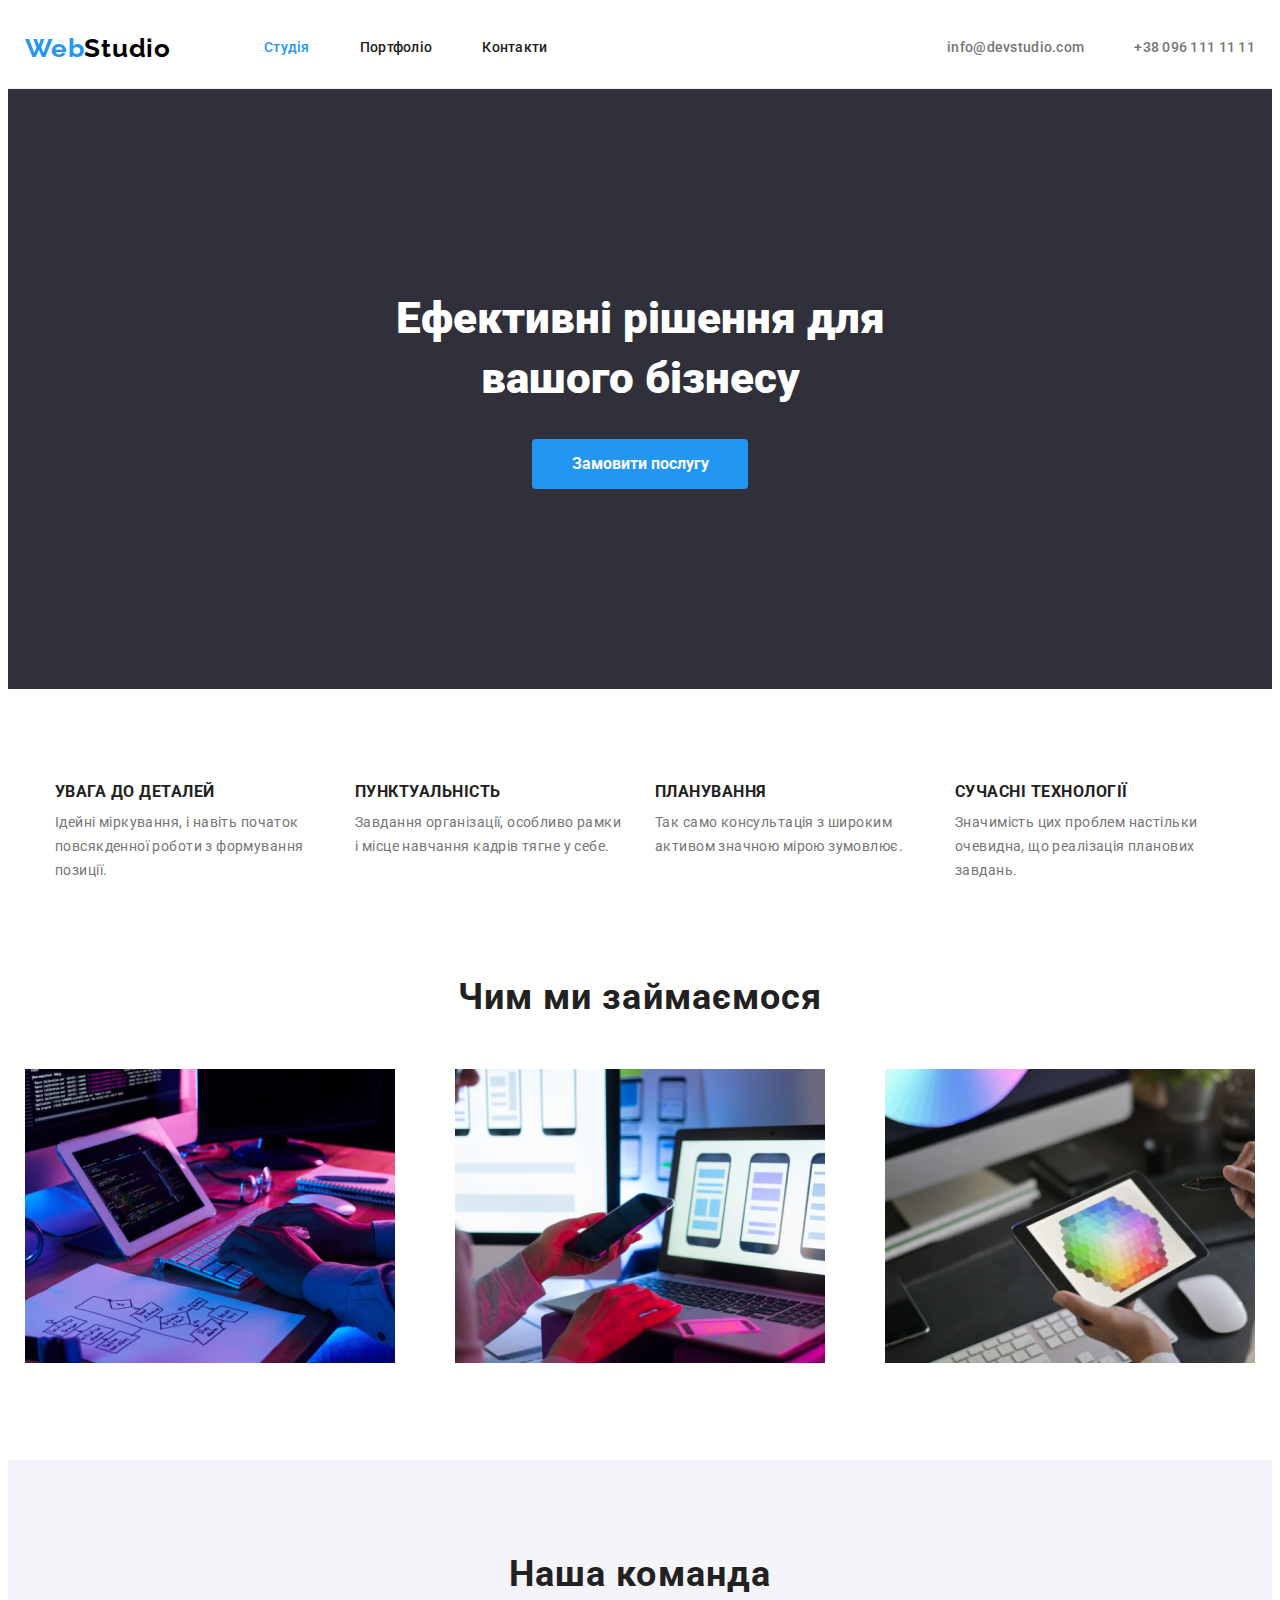
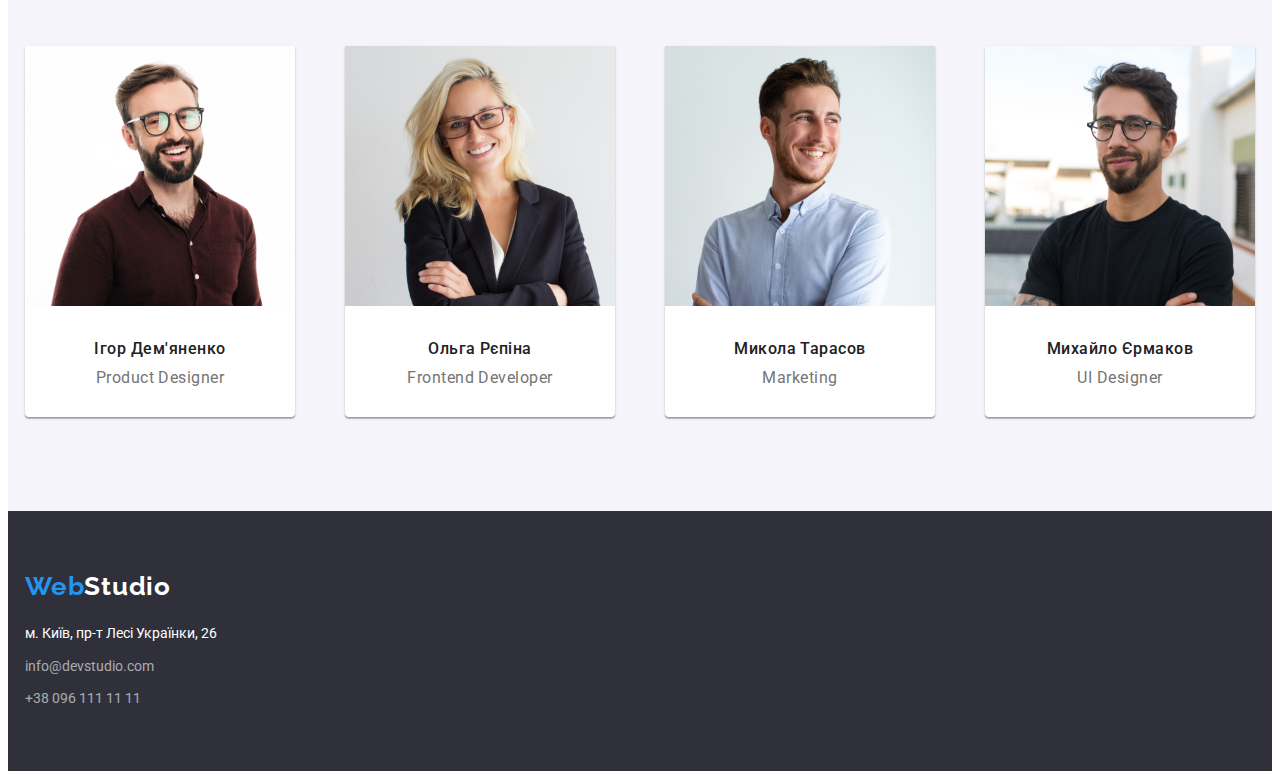
<file: index.html>
<!DOCTYPE html>
<html lang="en">
  <head>
    <meta charset="UTF-8" />
    <meta http-equiv="X-UA-Compatible" content="IE=edge" />
    <meta name="viewport" content="width=device-width, initial-scale=1.0" />
    <title>HomeWorkTwo</title>
    <link rel="stylesheet" href="./css/style.css" />
    <link rel="preconnect" href="https://fonts.googleapis.com" />
    <link rel="preconnect" href="https://fonts.gstatic.com" crossorigin />
    <link
      href="https://fonts.googleapis.com/css2?family=Raleway:wght@700&family=Roboto:wght@400;500;700;900&display=swap"
      rel="stylesheet"
    />
  </head>
  <body>
    <header class="border-head">
      <div class="container container-head">
        <nav>
          <ul class="list site-nav head-list">
            <li>
              <a class="decoration-link logo" href="./index.html"
                ><span class="logo-blue">Web</span><span class="logo-black">Studio</span></a
              >
            </li>
            <li class="link-head">
              <a class="link decoration-link current" href="./index.html">Студія</a>
            </li>
            <li class="link-head">
              <a class="link decoration-link" href="./portfolio.html">Портфоліо</a>
            </li>
            <li class="link-head">
              <a class="decoration-link link" href="">Контакти</a>
            </li>
          </ul>
        </nav>
        <ul class="list head-list">
          <li class="mail">
            <a class="link mail-link decoration-link" href="mailto:info@devstuio.com"
              >info@devstudio.com</a
            >
          </li>
          <li class="mail">
            <a class="link tel-link decoration-link" href="tel:+380961111111">+38 096 111 11 11</a>
          </li>
        </ul>
      </div>
    </header>
    <main>
      <section class="bg-service">
        <div class="block-service container">
          <h1 class="titel-service">
            Ефективні рішення для<br />
            вашого бізнесу
          </h1>
          <button class="button" type="button">Замовити послугу</button>
        </div>
      </section>
      <section class="container title-features">
        <h2 class="visually-hidden">Features</h2>
        <ul class="list features">
          <li>
            <h3 class="title">УВАГА ДО ДЕТАЛЕЙ</h3>
            <p class="text">
              Ідейні міркування, і навіть початок повсякденної роботи з формування позиції.
            </p>
          </li>
          <li>
            <h3 class="title">ПУНКТУАЛЬНІСТЬ</h3>
            <p class="text">
              Завдання організації, особливо рамки і місце навчання кадрів тягне у себе.
            </p>
          </li>
          <li>
            <h3 class="title">ПЛАНУВАННЯ</h3>
            <p class="text">Так само консультація з широким активом значною мірою зумовлює.</p>
          </li>
          <li>
            <h3 class="title">СУЧАСНІ ТЕХНОЛОГІЇ</h3>
            <p class="text">
              Значимість цих проблем настільки очевидна, що реалізація планових завдань.
            </p>
          </li>
        </ul>
      </section>
      <section class="work">
        <div class="container">
          <h2 class="title">Чим ми займаємося</h2>
          <ul class="list">
            <li>
              <img
                src="./images/backend-development.jpg"
                alt="backend-development"
                width="370"
                height="294"
              />
            </li>
            <li>
              <img
                src="./images/frontend-development.jpg"
                alt="frontent-development"
                width="370"
                height="294"
              />
            </li>
            <li>
              <img src="./images/color-palette.jpg" alt="design" width="370" height="294" />
            </li>
          </ul>
        </div>
      </section>
      <section class="team">
        <div class="container">
          <h2 class="title">Наша команда</h2>
          <ul class="list">
            <li class="one-of-team">
              <img src="./images/igor-demyanenko.jpg" alt="igor-demyanenko" width="270" />
              <h3 class="title-name">Ігор Дем'яненко</h3>
              <p class="text">Product Designer</p>
            </li>
            <li class="one-of-team">
              <img src="./images/olga-repina.jpg" alt="olga-repina" width="270" />
              <h3 class="title-name">Ольга Рєпіна</h3>
              <p class="text">Frontend Developer</p>
            </li>
            <li class="one-of-team">
              <img src="./images/mykola-tarasov.jpg" alt="mykola-tarasov" width="270" />
              <h3 class="title-name">Микола Тарасов</h3>
              <p class="text">Marketing</p>
            </li>
            <li class="one-of-team">
              <img src="./images/mihaylo-ermakov.jpg" alt="mihaylo-ermakov" width="270" />
              <h3 class="title-name">Михайло Єрмаков</h3>
              <p class="text">UI Designer</p>
            </li>
          </ul>
        </div>
      </section>
    </main>
    <footer class="bg-footer">
      <div class="container">
        <a class="decoration-link logo-footer" href=""
                ><span class="logo-blue">Web</span><span class="logo-white">Studio</span></a
              >
        <address>
          <ul class="list footer">           
            <li class="mail">
              <a
                class="adress-footer link decoration-link"
                href="https://www.google.com/maps/place/%D0%B1%D1%83%D0%BB.+%D0%9B%D0%B5%D1%81%D0%B8+%D0%A3%D0%BA%D1%80%D0%B0%D0%B8%D0%BD%D0%BA%D0%B8,+26,+%D0%9A%D0%B8%D0%B5%D0%B2,+%D0%A3%D0%BA%D1%80%D0%B0%D0%B8%D0%BD%D0%B0,+02000/@50.4265807,30.5361971,17z/data=!3m1!4b1!4m6!3m5!1s0x40d4cf0e033ecbe9:0x57a4dffefec77da0!8m2!3d50.4265807!4d30.5383858!16s%2Fg%2F1tctq5jv"
                target="_blank"
                >м. Київ, пр-т Лесі Українки, 26</a
              >
            </li>
            <li class="mail">
              <a class="mail-footer link decoration-link" href="mailto:info@devstudio.com"
                >info@devstudio.com</a
              >
            </li>
            <li class="mail">
              <a class="tel-footer link decoration-link" href="tel:+380961111111"
                >+38 096 111 11 11</a
              >
            </li>
          </ul>
        </address>
      </div>
    </footer>
  </body>
</html>
</file>
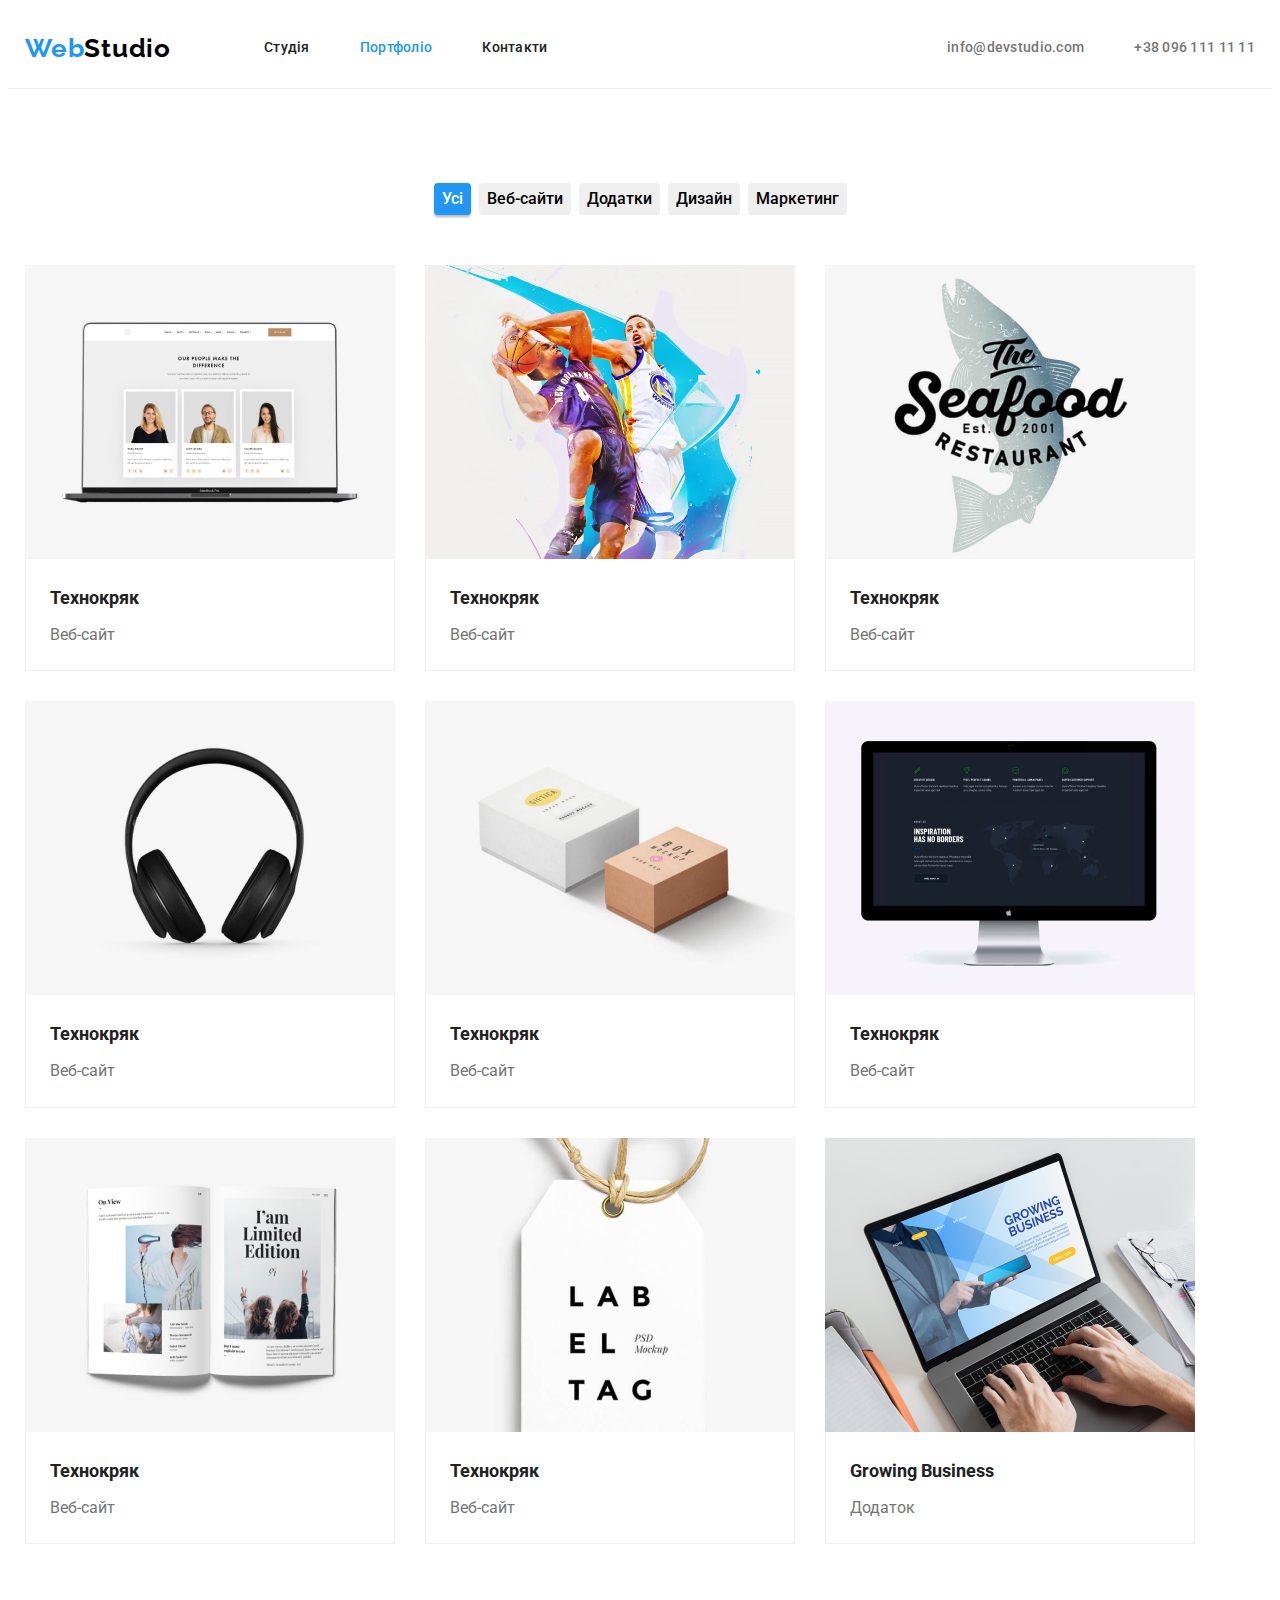
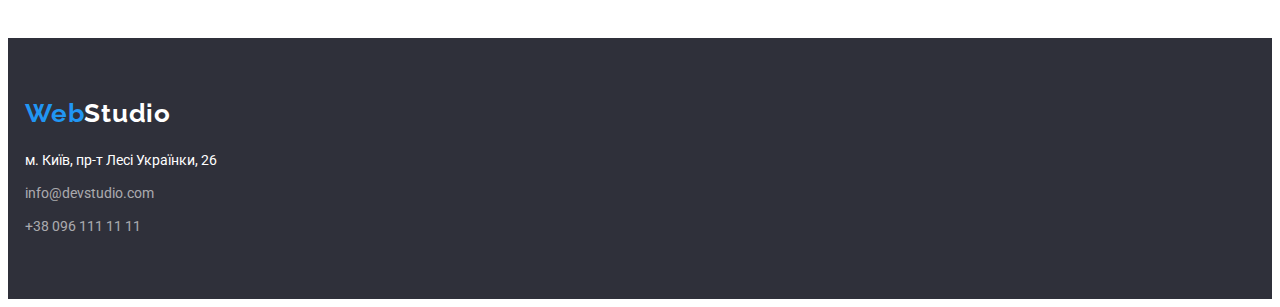
<file: portfolio.html>
<!DOCTYPE html>
<html lang="en">
  <head>
    <meta charset="UTF-8" />
    <meta http-equiv="X-UA-Compatible" content="IE=edge" />
    <meta name="viewport" content="width=device-width, initial-scale=1.0" />
    <title>HomeWorkTwo</title>
    <link rel="stylesheet" href="./css/style.css" />
    <link rel="preconnect" href="https://fonts.googleapis.com" />
    <link rel="preconnect" href="https://fonts.gstatic.com" crossorigin />
    <link
      href="https://fonts.googleapis.com/css2?family=Raleway:wght@700&family=Roboto:wght@400;500;700;900&display=swap"
      rel="stylesheet"
    />
  </head>
  <body>
    <header class="border-head">
      <div class="container container-head">
        <nav>
          <ul class="list site-nav head-list">
            <li>
              <a class="decoration-link logo" href="./index.html"
                ><span class="logo-blue">Web</span><span class="logo-black">Studio</span></a
              >
            </li>
            <li class="link-head">
              <a class="link  decoration-link" href="./index.html">Студія</a>
            </li>
            <li class="link-head">
              <a class="link decoration-link current" href="./portfolio.html">Портфоліо</a>
            </li>
            <li class="link-head">
              <a class="decoration-link link" href="">Контакти</a>
            </li>
          </ul>
        </nav>
        <ul class="list head-list">
          <li class="mail">
            <a class="link mail-link decoration-link" href="mailto:info@devstuio.com"
              >info@devstudio.com</a
            >
          </li>
          <li class="mail">
            <a class="link tel-link decoration-link" href="tel:+380961111111">+38 096 111 11 11</a>
          </li>
        </ul>
      </div>
    </header>
    <main>
      <section class="collection">
        <div class="container">
          <h1 class="visually-hidden">Collection</h1>
          <ul class="list btn-port">
            <li class="list-btn">
              <button class="button-port current" type="button">Усі</button>
            </li>
            <li class="list-btn">
              <button class="button-port" type="button">Веб-сайти</button>
            </li>
            <li class="list-btn">
              <button class="button-port" type="button">Додатки</button>
            </li>
            <li class="list-btn">
              <button class="button-port" type="button">Дизайн</button>
            </li>
            <li class="list-btn">
              <button class="button-port" type="button">Маркетинг</button>
            </li>
          </ul>
          <ul class="list list-collection">
            <li class="link-collection">
              <a class="decoration-link" href="">
                <img
                  class="img-collection"
                  src="./images/laptop.jpg"
                  alt="Ноутбук"
                  width="370"
                  height="294"
                />
                <div class="border-col">
                  <h2 class="title-collection">Технокряк</h2>
                  <p class="text-collection">Веб-сайт</p>
                </div>
              </a>
            </li>
            <li class="link-collection">
              <a class="decoration-link" href="">
                <img
                  class="img-collection"
                  src="./images/basketball.jpg"
                  alt="Баскетбол"
                  width="370"
                  height="294"
                />
                <div class="border-col">
                  <h2 class="title-collection">Технокряк</h2>
                  <p class="text-collection">Веб-сайт</p>
                </div>
              </a>
            </li>
            <li class="link-collection">
              <a class="decoration-link" href="">
                <img
                  class="img-collection"
                  src="./images/fish.jpg"
                  alt="Риба"
                  width="370"
                  height="294"
                />
                <div class="border-col">
                  <h2 class="title-collection">Технокряк</h2>
                  <p class="text-collection">Веб-сайт</p>
                </div>
              </a>
            </li>
            <li class="link-collection">
              <a class="decoration-link" href="">
                <img
                  class="img-collection"
                  src="./images/headphone.jpg"
                  alt="Навушники"
                  width="370"
                  height="294"
                />
                <div class="border-col">
                  <h2 class="title-collection">Технокряк</h2>
                  <p class="text-collection">Веб-сайт</p>
                </div>
              </a>
            </li>
            <li class="link-collection">
              <a class="decoration-link" href="">
                <img
                  class="img-collection"
                  src="./images/box.jpg"
                  alt="Коробки"
                  width="370"
                  height="294"
                />
                <div class="border-col">
                  <h2 class="title-collection">Технокряк</h2>
                  <p class="text-collection">Веб-сайт</p>
                </div>
              </a>
            </li>
            <li class="link-collection">
              <a class="decoration-link" href="">
                <img
                  class="img-collection"
                  src="./images/computer.jpg"
                  alt="Компьютер"
                  width="370"
                  height="294"
                />
                <div class="border-col">
                  <h2 class="title-collection">Технокряк</h2>
                  <p class="text-collection">Веб-сайт</p>
                </div>
              </a>
            </li>
            <li class="link-collection">
              <a class="decoration-link" href="">
                <img
                  class="img-collection"
                  src="./images/book.jpg"
                  alt="Книга"
                  width="370"
                  height="294"
                />
                <div class="border-col">
                  <h2 class="title-collection">Технокряк</h2>
                  <p class="text-collection">Веб-сайт</p>
                </div>
              </a>
            </li>
            <li class="link-collection">
              <a class="decoration-link" href="">
                <img
                  class="img-collection"
                  src="./images/label.jpg"
                  alt="Лейба"
                  width="370"
                  height="294"
                />
                <div class="border-col">
                  <h2 class="title-collection">Технокряк</h2>
                  <p class="text-collection">Веб-сайт</p>
                </div>
              </a>
            </li>
            <li class="link-collection">
              <a class="decoration-link" href="">
                <img
                  class="img-collection"
                  src="./images/laptop-print.jpg"
                  alt="Ноутбук друкують"
                  width="370"
                  height="294"
                />
                <div class="border-col">
                  <h2 class="title-collection">Growing Business</h2>
                  <p class="text-collection">Додаток</p>
                </div>
              </a>
            </li>
          </ul>
        </div>
      </section>
    </main>
    <footer class="bg-footer">
      <div class="container">
        <a class="decoration-link logo-footer" href=""
                ><span class="logo-blue">Web</span><span class="logo-white">Studio</span></a
              >
        <address>
          <ul class="list footer">           
            <li class="mail">
              <a
                class="adress-footer link decoration-link"
                href="https://www.google.com/maps/place/%D0%B1%D1%83%D0%BB.+%D0%9B%D0%B5%D1%81%D0%B8+%D0%A3%D0%BA%D1%80%D0%B0%D0%B8%D0%BD%D0%BA%D0%B8,+26,+%D0%9A%D0%B8%D0%B5%D0%B2,+%D0%A3%D0%BA%D1%80%D0%B0%D0%B8%D0%BD%D0%B0,+02000/@50.4265807,30.5361971,17z/data=!3m1!4b1!4m6!3m5!1s0x40d4cf0e033ecbe9:0x57a4dffefec77da0!8m2!3d50.4265807!4d30.5383858!16s%2Fg%2F1tctq5jv"
                target="_blank"
                >м. Київ, пр-т Лесі Українки, 26</a
              >
            </li>
            <li class="mail">
              <a class="mail-footer link decoration-link" href="mailto:info@devstudio.com"
                >info@devstudio.com</a
              >
            </li>
            <li class="mail">
              <a class="tel-footer link decoration-link" href="tel:+380961111111"
                >+38 096 111 11 11</a
              >
            </li>
          </ul>
        </address>
      </div>
    </footer>
  </body>
</html>
</file>
<file: css/style.css>
:root{
    --logo-blue-color: #2196F3;
    --title-color:#212121;
    --text-color:#757575;
    --logo-black-color:#000000;
    --white-color:#FFFFFF;
    --bg-color:#2F303A;
    --footer-mail:rgba(255, 255, 255, 0.6);
    --button-bg-port:#F5F4FA;
}
/* Container */
.container{    
    margin-left:auto;
    margin-right:auto;
    width:1230px;
    padding-left:15px;
    padding-right:15px;
}
.section{
    padding-top:120px;
    padding-bottom:120px;
}
/* Шрифт Body */
body {
    font-family: Roboto, sans-serif;
    color:var(--text-color);
    font-style: normal;
    font-weight:400;
    font-size: 14px;        
}
address{
    font-style: normal;
}
.list{
    list-style: none;
    padding:0;
    margin:0;
}
.site-nav .link.current{
    color: var(--logo-blue-color);
}
.invisibility{
    opacity: 0;
}
.visually-hidden {
    position: absolute;
    white-space: nowrap;
    width: 1px;
    height: 1px;
    overflow: hidden;
    border: 0;
    padding: 0;
    clip: rect(0 0 0 0);
    clip-path: inset(50%);
    margin: -1px;
}
/* Шапка */
.logo,
.logo-footer{
    font-family: 'Raleway';
    font-style: normal;
    font-weight: 700;
    font-size: 26px;
    line-height: 1.19;
    letter-spacing: 0.03em;    
}
.logo{
    margin-right: 93px;
    padding-top: 24px;
    padding-bottom: 25px;
}
.logo-blue{
    color:var(--logo-blue-color) ;
}
.logo-black{
    color:var(--logo-black-color) ;
}
.site-nav .link-head:not(:last-child){
    margin-right: 50px;
}
.mail-link,
.tel-link,
.site-nav .link {
    color: var(--text-color);
    font-weight: 500;   
    line-height: 1.14;
    letter-spacing: 0.02em;

    display:block;
    padding-top: 32px;
    padding-bottom: 32px;
}
.site-nav .link {
    color: var(--title-color);    
}  
.head-list .mail:not(:last-child){
    margin-right: 50px;
}
.link:focus{
    color: var(--logo-blue-color);
}
.link:hover{
    color: var(--logo-blue-color);
}
.head-list{
    display: flex;
    align-items: center;    
}
.container-head{
    display: flex;
    justify-content: space-between;    
}
.border-head{
    background-color: var(--white-color);    
    border-bottom: 1px solid #ECECEC;
}


/* Головний текст */
.titel-service{
    color: var(--white-color);
    font-weight: 900;
    font-size: 44px;
    line-height: 1.36;
    text-align: center;

    margin-top:0;
    margin-bottom: 30px;
}
.block-service{
    display: flex;
    flex-direction: column;

    
}
.bg-service{
    background-color: var(--bg-color);

    padding-top: 200px;
    padding-bottom: 200px;
}
.button{
    min-width: 216px;
    height: 50px;
    background-color: var(--logo-blue-color);
    color: var(--white-color);
    border-color:transparent;
    border-radius: 4px;
    cursor: pointer;
    display: inline-block;
    margin:0 auto;
    
    font-family: 'Roboto';
    font-style: normal;
    font-weight: 700;
    font-size: 16px;
    line-height: 30px;
}
.list .title{
    color: var(--title-color);
    line-height: 1.14;
    letter-spacing: 0.03em;

    margin-top: 0;
    margin-bottom: 10px;       
}
.title-features {
    padding-top: 94px;
    padding-bottom: 94px;
}
.features{
    display: flex;
    justify-content: space-evenly;
}
.list .text{
    line-height: 1.71;
    letter-spacing: 0.03em;

    margin-top: 0;
    margin-bottom: 0;

    width: 270px;
}
.work .title,
.team .title{
    color: var(--title-color);
    font-size: 36px;
    line-height: 1.16;
    text-align: center;
    letter-spacing: 0.03em;

    margin-top: 0;
    margin-bottom: 50px;    
}
.work .list{
    display: flex;
    justify-content: space-between;
}
.team .list{
    display: flex;
    justify-content:space-between ;
}
.team{
    background-color:#F5F4FA ;
    padding-top: 94px;
}
.work,
.team{
    padding-bottom: 94px;    
}
.title-name{
    color: var(--title-color);
    font-weight: 500; 
    
    margin-top: 30px;
    margin-bottom: 10px;    
}
.team .text,
.title-name{    
    font-size: 16px;
    line-height: 1.19;
    letter-spacing: 0.03em;
    text-align: center;
}
.team .text{
    margin-bottom: 30px;
}
.one-of-team {
    background-color: var(--white-color);
    border-radius: 0px 0px 4px 4px;

    box-shadow: 0px 2px 1px 0px rgba(0, 0, 0, 0.2),
        0px 1px 1px 0px rgba(0, 0, 0, 0.14),
        0px 1px 3px 0px rgba(0, 0, 0, 0.12);
}

/* Подвал */
.logo-white{
    color: var(--white-color);
}
.bg-footer{
    background-color:var(--bg-color); 
    
    padding-top: 60px;
    padding-bottom: 60px;
}
.adress-footer{
    color: var(--white-color);
    line-height: 1.71;
}
.mail-footer,
.tel-footer{
    color:var(--footer-mail) ;  
    line-height: 1.71;
}
.mail-footer{
    display: inline-block;    
}
.logo-footer{
    display: inline-block;
    margin-bottom: 20px;   
}
.bg-footer .mail:not(:last-child){
    margin-bottom: 9px;
}
/* portfolio */
.button-port{
    font-style: normal;
    font-weight: 500;
    font-size: 16px;
    line-height: 1.62;
    text-align: center;
     
    border-radius: 4px;
    border-color: transparent;
    font-family: Roboto,sans-serif;
    cursor: pointer;    
}
.list-btn:not(:last-child){
    margin-right:8px;
}
.btn-port{  
    margin-bottom: 50px;

    display: flex;
    justify-content: center;
}
.button-port.current,
.button-port:hover{
    color: var(--white-color);
    background-color: var(--logo-blue-color);     
    box-shadow: 0px 3px 1px rgba(0, 0, 0, 0.1),
    0px 1px 2px rgba(0, 0, 0, 0.08), 
    0px 2px 2px rgba(0, 0, 0, 0.12);
}
.title-collection{    
    color: var(--title-color);
    font-size: 18px;
    line-height: 2;

    margin-top: 20px;
    margin-bottom: 4px;
    padding-left: 24px;
}
.text-collection{
    color: var(--text-color);
    font-size: 16px;
    line-height: 1.9;

    margin-top: 0;
    margin-bottom: 20px;
    padding-left: 24px;
}
.list-collection{
    display: flex;
    flex-wrap: wrap;  
    gap:30px;
}

.decoration-link{
    text-decoration: none;
    }
/* .link-collection:not(:nth-last-child(-n+3)){
    margin-bottom: 30px;
}
.link-collection:not(:nth-child(3n + 0)){
    margin-right: 30px;
} */
.border-col{    
    border: 1px solid #EEEEEE;
    background: #FFFFFF;
    border-top-color:transparent;
}
.collection{
    padding-top:94px;
    padding-bottom:94px;
}
.img-collection{
    display:block;
}
</file>
